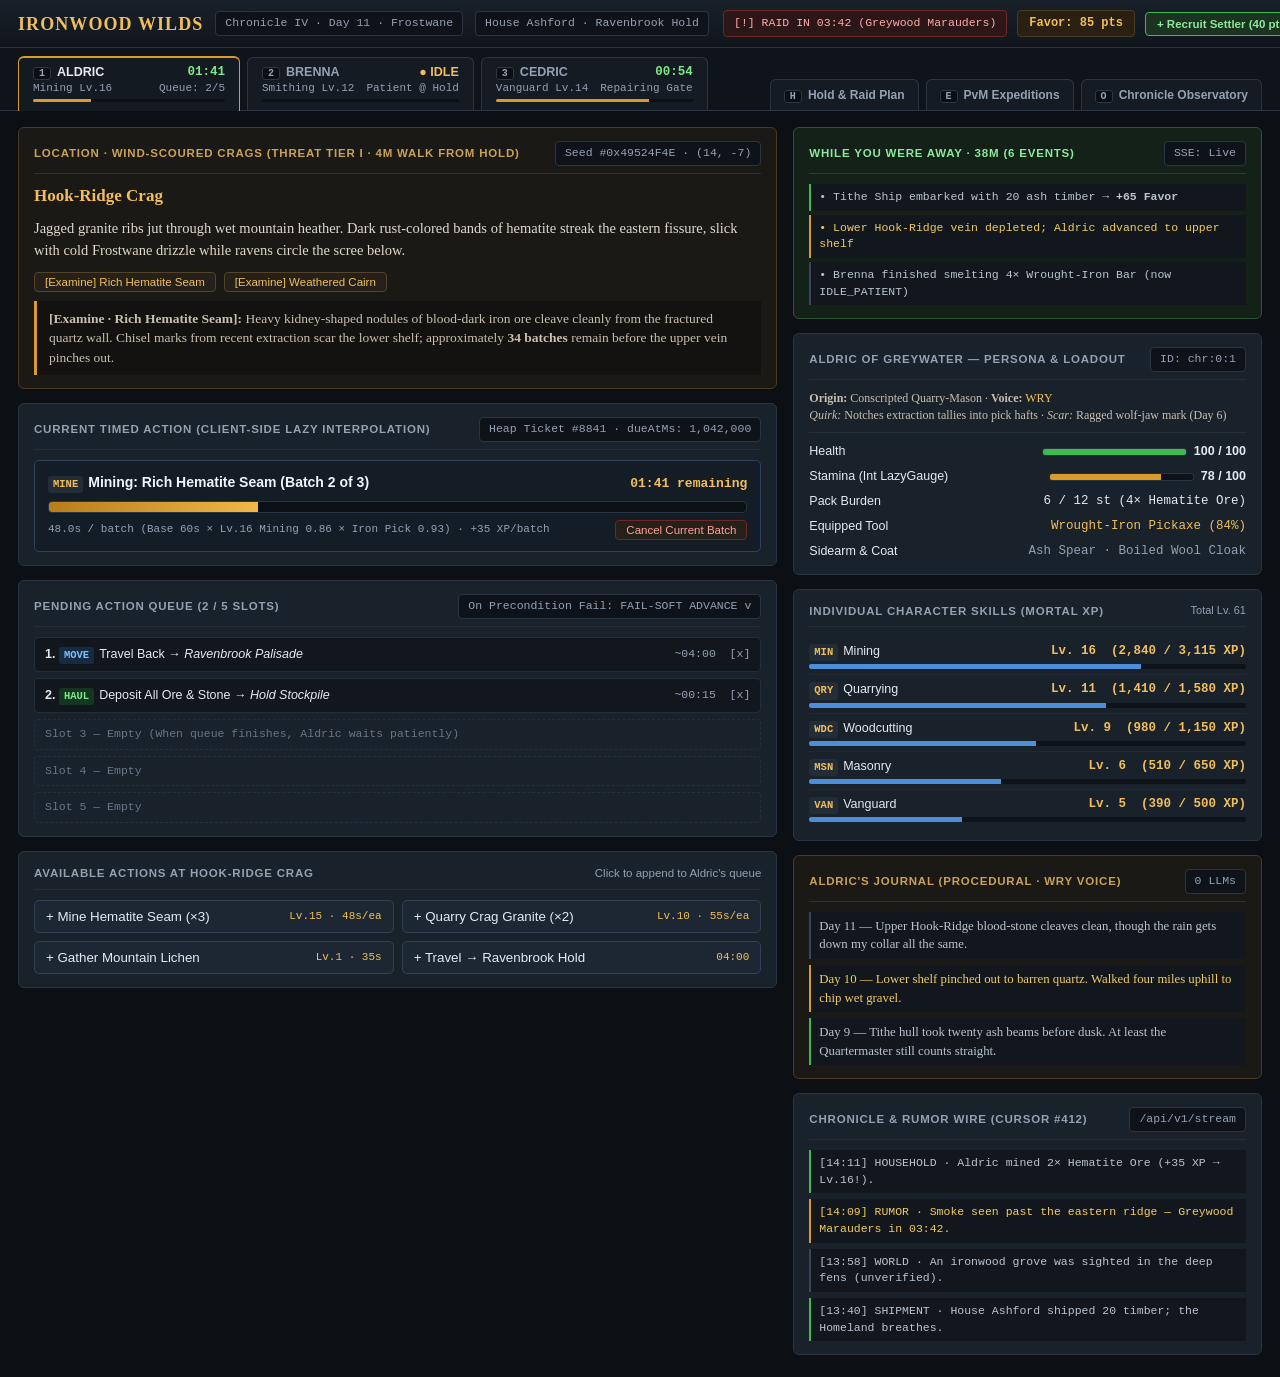
<file: planning/ironwood_wilds_planning/prototype/index.html>
<!DOCTYPE html>
<html lang="en">
<head>
  <meta charset="UTF-8" />
  <meta name="viewport" content="width=device-width, initial-scale=1.0" />
  <title>Ironwood Wilds — Household Command Deck (UI Prototype)</title>
  <style>
    :root {
      --bg-deep: #0c1014;
      --bg-panel: #141a21;
      --bg-card: #19212a;
      --bg-card-alt: #12171e;
      --bg-prose: #1b1916;
      --border: #2b3542;
      --border-warm: #4a3a22;
      --text-main: #e5e9f0;
      --text-muted: #93a1b2;
      --text-dim: #687687;
      --amber: #d89b2b;
      --amber-bright: #f2be5c;
      --amber-bg: #2a2012;
      --green: #3fb950;
      --green-bg: #13291b;
      --red: #e5534b;
      --red-bg: #2d1618;
      --blue: #58a6ff;
      --purple: #bc8cff;
      --serif: "Liberation Serif", Georgia, "Times New Roman", serif;
      --sans: "Liberation Sans", -apple-system, BlinkMacSystemFont, "Segoe UI", sans-serif;
      --mono: "Liberation Mono", "Hack", monospace;
    }

    * { box-sizing: border-box; margin: 0; padding: 0; }

    body {
      background: var(--bg-deep);
      color: var(--text-main);
      font-family: var(--sans);
      font-size: 13.5px;
      line-height: 1.45;
      min-height: 100vh;
    }

    .ico {
      display: inline-block;
      font-family: var(--mono);
      font-size: 10.5px;
      font-weight: 700;
      padding: 1px 5px;
      border-radius: 3px;
      background: #232d38;
      color: var(--amber-bright);
      margin-right: 5px;
      vertical-align: baseline;
    }
    .ico-red { background: #3b191b; color: #ff948f; }
    .ico-green { background: #173622; color: #7ee787; }
    .ico-blue { background: #162b42; color: #79c0ff; }

    /* ── TOP CHRONICLE HEADER ─────────────────────────────────────────── */
    .topbar {
      background: linear-gradient(180deg, #182029 0%, #11161d 100%);
      border-bottom: 1px solid var(--border);
      padding: 10px 18px;
      display: flex;
      align-items: center;
      justify-content: space-between;
      gap: 14px;
    }
    .brand {
      display: flex;
      align-items: center;
      gap: 12px;
    }
    .brand-title {
      font-family: var(--serif);
      font-size: 18px;
      font-weight: 700;
      letter-spacing: 0.06em;
      color: var(--amber-bright);
      text-transform: uppercase;
      white-space: nowrap;
    }
    .chronicle-pill {
      font-family: var(--mono);
      font-size: 11.5px;
      color: var(--text-muted);
      background: #0e1319;
      border: 1px solid var(--border);
      padding: 3px 9px;
      border-radius: 4px;
      white-space: nowrap;
    }
    .topbar-right {
      display: flex;
      align-items: center;
      gap: 10px;
      font-size: 12px;
    }
    .raid-alert {
      background: var(--red-bg);
      border: 1px solid #6e2724;
      color: #ffaba6;
      padding: 4px 10px;
      border-radius: 4px;
      font-family: var(--mono);
      font-size: 11.5px;
      white-space: nowrap;
    }
    .favor-box {
      background: var(--amber-bg);
      border: 1px solid var(--border-warm);
      color: var(--amber-bright);
      padding: 4px 11px;
      border-radius: 4px;
      font-family: var(--mono);
      font-weight: 700;
      white-space: nowrap;
    }
    .btn-recruit {
      background: #1b3320;
      border: 1px solid var(--green);
      color: #8ce99a;
      padding: 5px 11px;
      border-radius: 4px;
      font-size: 11.5px;
      font-weight: 700;
      cursor: pointer;
      white-space: nowrap;
    }
    .btn-recruit:hover { background: #25452b; }

    /* ── MULTI-TAB CHARACTER & MACRO STRIP ────────────────────────────── */
    .tab-deck {
      background: #0f141b;
      border-bottom: 1px solid var(--border);
      padding: 8px 18px 0 18px;
      display: flex;
      align-items: flex-end;
      justify-content: space-between;
      gap: 12px;
      flex-wrap: wrap;
    }
    .char-tabs, .macro-tabs {
      display: flex;
      gap: 7px;
      align-items: flex-end;
    }
    .tab-btn {
      background: #141b23;
      border: 1px solid var(--border);
      border-bottom: none;
      color: var(--text-muted);
      padding: 7px 14px 8px 14px;
      border-radius: 6px 6px 0 0;
      cursor: pointer;
      text-align: left;
      min-width: 222px;
      position: relative;
      transition: background 0.12s;
    }
    .tab-btn:hover { background: #1b2430; color: var(--text-main); }
    .tab-btn.active {
      background: var(--bg-panel);
      color: var(--text-main);
      border-color: var(--amber);
      border-top: 2px solid var(--amber);
      margin-bottom: -1px;
      padding-bottom: 9px;
      z-index: 2;
    }
    .tab-top {
      display: flex;
      justify-content: space-between;
      align-items: center;
      font-weight: 700;
      font-size: 12.5px;
      margin-bottom: 3px;
    }
    .kbd {
      font-family: var(--mono);
      font-size: 10px;
      background: #0b0f14;
      border: 1px solid #2d3846;
      color: var(--text-muted);
      padding: 0 5px;
      border-radius: 3px;
      margin-right: 6px;
    }
    .tab-sub {
      font-family: var(--mono);
      font-size: 11px;
      color: var(--text-muted);
      display: flex;
      justify-content: space-between;
      gap: 12px;
    }
    .badge-idle { color: var(--amber-bright); font-weight: 700; }
    .badge-work { color: #7ee787; font-family: var(--mono); }
    .tab-minibar {
      height: 3px;
      background: #0c1015;
      border-radius: 2px;
      margin-top: 5px;
      overflow: hidden;
    }
    .tab-minibar > span {
      display: block;
      height: 100%;
      background: var(--amber);
    }

    .macro-btn {
      min-width: auto;
      padding: 8px 13px;
      font-size: 12px;
      font-weight: 600;
    }
    .macro-btn.active {
      border-color: var(--blue);
      border-top: 2px solid var(--blue);
    }

    /* ── MAIN WORKSPACE LAYOUT ────────────────────────────────────────── */
    .workspace {
      padding: 16px 18px 22px 18px;
      max-width: 1420px;
      margin: 0 auto;
    }
    .view-pane { display: none; }
    .view-pane.active { display: block; }

    .grid-char {
      display: grid;
      grid-template-columns: 1.62fr 1fr;
      gap: 16px;
    }
    .grid-two {
      display: grid;
      grid-template-columns: 1.22fr 1fr;
      gap: 16px;
    }

    .card {
      background: var(--bg-card);
      border: 1px solid var(--border);
      border-radius: 6px;
      padding: 13px 15px;
      margin-bottom: 14px;
    }
    .card-header {
      display: flex;
      justify-content: space-between;
      align-items: center;
      border-bottom: 1px solid #232d38;
      padding-bottom: 7px;
      margin-bottom: 10px;
    }
    .card-title {
      font-size: 11.5px;
      font-weight: 700;
      letter-spacing: 0.07em;
      text-transform: uppercase;
      color: var(--text-muted);
    }

    /* ── PROSE & EXAMINE BOX ──────────────────────────────────────────── */
    .prose-card {
      background: var(--bg-prose);
      border: 1px solid var(--border-warm);
    }
    .loc-heading {
      font-family: var(--serif);
      font-size: 17px;
      color: var(--amber-bright);
      font-weight: 700;
    }
    .prose-look {
      font-family: var(--serif);
      font-size: 14.5px;
      color: #dfd8cc;
      line-height: 1.55;
      margin: 8px 0 10px 0;
    }
    .examine-drawer {
      background: #131210;
      border-left: 3px solid var(--amber);
      padding: 8px 12px;
      margin-top: 9px;
      font-family: var(--serif);
      font-size: 13.5px;
      color: #c8bfb0;
    }
    .chip-row { display: flex; gap: 8px; flex-wrap: wrap; }
    .chip-btn {
      background: #252019;
      border: 1px solid #544327;
      color: var(--amber-bright);
      padding: 3px 10px;
      border-radius: 4px;
      font-size: 11.5px;
      cursor: pointer;
    }
    .chip-btn:hover { background: #332b20; }

    /* ── LAZY PROGRESS BAR & QUEUE ────────────────────────────────────── */
    .active-action-box {
      background: #141d26;
      border: 1px solid #2b435c;
      border-radius: 5px;
      padding: 11px 13px;
    }
    .action-headline {
      display: flex;
      justify-content: space-between;
      align-items: baseline;
      margin-bottom: 7px;
    }
    .action-name { font-weight: 700; font-size: 14px; color: #f0f6fc; }
    .action-timer {
      font-family: var(--mono);
      font-size: 13px;
      color: var(--amber-bright);
      font-weight: 700;
    }
    .progress-track {
      height: 12px;
      background: #0b1015;
      border: 1px solid #293542;
      border-radius: 4px;
      overflow: hidden;
      margin-bottom: 7px;
    }
    .progress-fill {
      height: 100%;
      background: linear-gradient(90deg, #b87d19 0%, #f0b749 100%);
      transition: width 0.2s linear;
    }
    .action-meta {
      display: flex;
      justify-content: space-between;
      align-items: center;
      font-family: var(--mono);
      font-size: 11px;
      color: var(--text-muted);
    }

    .queue-list { list-style: none; display: flex; flex-direction: column; gap: 6px; }
    .queue-item {
      background: var(--bg-card-alt);
      border: 1px solid #242e3a;
      border-radius: 4px;
      padding: 7px 10px;
      display: flex;
      justify-content: space-between;
      align-items: center;
      font-size: 12.5px;
    }
    .queue-slot-empty {
      border: 1px dashed #252f3b;
      color: var(--text-dim);
      padding: 6px 10px;
      border-radius: 4px;
      font-size: 11.5px;
      font-family: var(--mono);
    }
    .queue-dur { font-family: var(--mono); font-size: 11.5px; color: var(--text-muted); }

    .action-grid {
      display: grid;
      grid-template-columns: repeat(2, 1fr);
      gap: 8px;
    }
    .act-btn {
      background: #1d2733;
      border: 1px solid #324254;
      color: var(--text-main);
      padding: 8px 11px;
      border-radius: 5px;
      cursor: pointer;
      text-align: left;
      display: flex;
      justify-content: space-between;
      align-items: center;
    }
    .act-btn:hover { border-color: var(--amber); background: #232f3d; }
    .act-btn small { font-family: var(--mono); color: var(--amber-bright); font-size: 11px; }

    /* ── VITALS, SKILLS & EVENT LOG ───────────────────────────────────── */
    .stat-row {
      display: flex;
      align-items: center;
      justify-content: space-between;
      margin-bottom: 7px;
      font-size: 12.5px;
    }
    .mini-gauge {
      width: 145px;
      height: 8px;
      background: #0d1218;
      border: 1px solid #28323e;
      border-radius: 3px;
      overflow: hidden;
      display: inline-block;
      vertical-align: middle;
      margin-right: 7px;
    }
    .mini-gauge > i { display: block; height: 100%; }

    .skill-row {
      padding: 5px 0;
      border-bottom: 1px solid #1f2833;
    }
    .skill-row:last-child { border-bottom: none; }
    .skill-top {
      display: flex;
      justify-content: space-between;
      font-size: 12.5px;
      margin-bottom: 3px;
    }
    .skill-lv { font-family: var(--mono); color: var(--amber-bright); font-weight: 700; }
    .xp-bar { height: 5px; background: #0e1319; border-radius: 2px; overflow: hidden; }
    .xp-bar > span { display: block; height: 100%; background: #4c8eda; }

    .log-feed {
      font-family: var(--mono);
      font-size: 11.5px;
      display: flex;
      flex-direction: column;
      gap: 6px;
    }
    .log-entry {
      padding: 5px 8px;
      background: #12171e;
      border-left: 2px solid #384657;
      color: #b8c4d0;
    }
    .log-entry.gain { border-left-color: var(--green); }
    .log-entry.warn { border-left-color: var(--amber); color: #f2cc60; }
    .log-entry.combat { border-left-color: var(--red); color: #ffa198; }

    /* ── HOLD RINGS & DOCTRINE TABLES ─────────────────────────────────── */
    .ring-badge {
      font-family: var(--mono);
      font-size: 10.5px;
      padding: 2px 7px;
      border-radius: 3px;
      background: #232d38;
      color: var(--amber-bright);
    }
    .bldg-item {
      background: #131920;
      border: 1px solid #26313e;
      border-radius: 4px;
      padding: 8px 10px;
      margin-bottom: 8px;
    }
    .bldg-top { display: flex; justify-content: space-between; font-weight: 700; font-size: 12.5px; }
    .bldg-sub { font-size: 11.5px; color: var(--text-muted); margin-top: 3px; }

    .doctrine-table {
      width: 100%;
      border-collapse: collapse;
      font-size: 12.5px;
    }
    .doctrine-table th, .doctrine-table td {
      padding: 7px 9px;
      border-bottom: 1px solid #232d38;
      text-align: left;
    }
    .doctrine-table th { color: var(--text-muted); font-size: 11px; text-transform: uppercase; }
    select.doc-select {
      background: #0f141a;
      color: var(--text-main);
      border: 1px solid #354354;
      padding: 4px 8px;
      border-radius: 4px;
      font-size: 12px;
      width: 100%;
    }
    .rule-callout {
      background: var(--green-bg);
      border: 1px solid #255432;
      color: #a2f2b4;
      padding: 8px 11px;
      border-radius: 5px;
      font-size: 12px;
      margin-bottom: 10px;
    }
    .danger-callout {
      background: var(--red-bg);
      border: 1px solid #6b2525;
      color: #ffb3ae;
      padding: 8px 11px;
      border-radius: 5px;
      font-size: 12px;
      margin-bottom: 10px;
    }
    .pill-tag {
      font-family: var(--mono);
      font-size: 10.5px;
      padding: 2px 6px;
      border-radius: 3px;
    }
    .tag-human { background: #2c2212; color: var(--amber-bright); border: 1px solid #61491e; }
    .tag-bot { background: #13253b; color: #79c0ff; border: 1px solid #254b78; }
    .tag-ga { background: #271836; color: #d2a8ff; border: 1px solid #543375; }
  </style>
</head>
<body>

  <!-- ── TOP CHRONICLE & HOUSEHOLD BAR ────────────────────────────────── -->
  <header class="topbar">
    <div class="brand">
      <span class="brand-title">Ironwood Wilds</span>
      <span class="chronicle-pill">Chronicle IV · Day 11 · Frostwane</span>
      <span class="chronicle-pill">House Ashford · Ravenbrook Hold</span>
    </div>
    <div class="topbar-right">
      <span class="raid-alert">[!] RAID IN <span id="raid-clock">03:42</span> (Greywood Marauders)</span>
      <span class="favor-box">Favor: <span id="favor-val">85 pts</span></span>
      <button class="btn-recruit" onclick="alert('Recruits Settler #4 (Doran) at Landing Pier (-40 Favor)!')">+ Recruit Settler (40 pts)</button>
    </div>
  </header>

  <!-- ── CHARACTER TABS (PATIENT SIMS) + MACRO TABS ───────────────────── -->
  <nav class="tab-deck">
    <div class="char-tabs">
      <button class="tab-btn active" id="tab-char-aldric" onclick="switchView('char-aldric')">
        <div class="tab-top">
          <span><span class="kbd">1</span>ALDRIC</span>
          <span class="badge-work" id="aldric-tab-timer">01:42</span>
        </div>
        <div class="tab-sub">
          <span>Mining Lv.16</span>
          <span>Queue: 2/5</span>
        </div>
        <div class="tab-minibar"><span id="aldric-mini-fill" style="width: 64%;"></span></div>
      </button>

      <button class="tab-btn" id="tab-char-brenna" onclick="switchView('char-brenna')">
        <div class="tab-top">
          <span><span class="kbd">2</span>BRENNA</span>
          <span class="badge-idle">● IDLE</span>
        </div>
        <div class="tab-sub">
          <span>Smithing Lv.12</span>
          <span>Patient @ Hold</span>
        </div>
        <div class="tab-minibar"><span style="width: 0%;"></span></div>
      </button>

      <button class="tab-btn" id="tab-char-cedric" onclick="switchView('char-cedric')">
        <div class="tab-top">
          <span><span class="kbd">3</span>CEDRIC</span>
          <span class="badge-work">00:54</span>
        </div>
        <div class="tab-sub">
          <span>Vanguard Lv.14</span>
          <span>Repairing Gate</span>
        </div>
        <div class="tab-minibar"><span style="width: 78%;"></span></div>
      </button>
    </div>

    <div class="macro-tabs">
      <button class="tab-btn macro-btn" id="tab-hold" onclick="switchView('hold')">
        <span class="kbd">H</span>Hold &amp; Raid Plan
      </button>
      <button class="tab-btn macro-btn" id="tab-expeditions" onclick="switchView('expeditions')">
        <span class="kbd">E</span>PvM Expeditions
      </button>
      <button class="tab-btn macro-btn" id="tab-observatory" onclick="switchView('observatory')">
        <span class="kbd">O</span>Chronicle Observatory
      </button>
    </div>
  </nav>

  <main class="workspace">

    <!-- ================================================================
         VIEW 1: CHARACTER TAB — ALDRIC (HOOK-RIDGE CRAG)
         ================================================================ -->
    <section class="view-pane active" id="view-char-aldric">
      <div class="grid-char">
        <div>
          <!-- Procedural Location Prose (look + examine) -->
          <div class="card prose-card">
            <div class="card-header" style="border-color:#3a2f1d;">
              <span class="card-title" style="color:#c9a259;">Location · Wind-Scoured Crags (Threat Tier I · 4m Walk from Hold)</span>
              <span class="chronicle-pill">Seed #0x49524F4E · (14, -7)</span>
            </div>
            <div class="loc-heading">Hook-Ridge Crag</div>
            <p class="prose-look">
              Jagged granite ribs jut through wet mountain heather. Dark rust-colored bands of hematite streak the eastern fissure, slick with cold Frostwane drizzle while ravens circle the scree below.
            </p>
            <div class="chip-row">
              <button class="chip-btn" onclick="toggleExamine('ex-seam')">[Examine] Rich Hematite Seam</button>
              <button class="chip-btn" onclick="toggleExamine('ex-crag')">[Examine] Weathered Cairn</button>
            </div>
            <div class="examine-drawer" id="ex-seam">
              <strong>[Examine · Rich Hematite Seam]:</strong> Heavy kidney-shaped nodules of blood-dark iron ore cleave cleanly from the fractured quartz wall. Chisel marks from recent extraction scar the lower shelf; approximately <strong>34 batches</strong> remain before the upper vein pinches out.
            </div>
          </div>

          <!-- Active Lazily-Evaluated Timed Action -->
          <div class="card">
            <div class="card-header">
              <span class="card-title">Current Timed Action (Client-Side Lazy Interpolation)</span>
              <span class="chronicle-pill">Heap Ticket #8841 · dueAtMs: 1,042,000</span>
            </div>
            <div class="active-action-box">
              <div class="action-headline">
                <span class="action-name"><span class="ico">MINE</span>Mining: Rich Hematite Seam (Batch 2 of 3)</span>
                <span class="action-timer" id="aldric-main-timer">01:42 remaining</span>
              </div>
              <div class="progress-track">
                <div class="progress-fill" id="aldric-main-bar" style="width: 64%;"></div>
              </div>
              <div class="action-meta">
                <span>48.0s / batch (Base 60s × Lv.16 Mining 0.86 × Iron Pick 0.93) · +35 XP/batch</span>
                <button class="chip-btn" style="border-color:#6e2724;color:#ffa198;">Cancel Current Batch</button>
              </div>
            </div>
          </div>

          <!-- Bounded 5-Slot Pending Queue -->
          <div class="card">
            <div class="card-header">
              <span class="card-title">Pending Action Queue (<span id="q-count">2</span> / 5 Slots)</span>
              <span class="chronicle-pill">On Precondition Fail: FAIL-SOFT ADVANCE v</span>
            </div>
            <ul class="queue-list" id="aldric-queue-list">
              <li class="queue-item">
                <span><strong>1.</strong> <span class="ico ico-blue">MOVE</span>Travel Back &rarr; <em>Ravenbrook Palisade</em></span>
                <span class="queue-dur">~04:00 &nbsp;[x]</span>
              </li>
              <li class="queue-item">
                <span><strong>2.</strong> <span class="ico ico-green">HAUL</span>Deposit All Ore &amp; Stone &rarr; <em>Hold Stockpile</em></span>
                <span class="queue-dur">~00:15 &nbsp;[x]</span>
              </li>
              <li class="queue-slot-empty">Slot 3 — Empty (When queue finishes, Aldric waits patiently)</li>
              <li class="queue-slot-empty">Slot 4 — Empty</li>
              <li class="queue-slot-empty">Slot 5 — Empty</li>
            </ul>
          </div>

          <!-- Site Actions -->
          <div class="card" style="margin-bottom:0;">
            <div class="card-header">
              <span class="card-title">Available Actions at Hook-Ridge Crag</span>
              <span style="font-size:11.5px;color:var(--text-muted);">Click to append to Aldric's queue</span>
            </div>
            <div class="action-grid">
              <button class="act-btn" onclick="enqueueDemo('Mine Hematite Seam (x3)', '~02:24')">
                <span>+ Mine Hematite Seam (×3)</span><small>Lv.15 · 48s/ea</small>
              </button>
              <button class="act-btn" onclick="enqueueDemo('Quarry Crag Granite (x2)', '~01:50')">
                <span>+ Quarry Crag Granite (×2)</span><small>Lv.10 · 55s/ea</small>
              </button>
              <button class="act-btn" onclick="enqueueDemo('Gather Mountain Lichen', '~00:35')">
                <span>+ Gather Mountain Lichen</span><small>Lv.1 · 35s</small>
              </button>
              <button class="act-btn" onclick="enqueueDemo('Travel -> Ravenbrook Hold', '~04:00')">
                <span>+ Travel &rarr; Ravenbrook Hold</span><small>04:00</small>
              </button>
            </div>
          </div>
        </div>

        <!-- RIGHT SIDEBAR: AWAY DIGEST, PERSONA/VITALS, SKILLS, JOURNAL & CHRONICLE -->
        <div>
          <div class="card" style="background:#142118;border-color:#2b5438;">
            <div class="card-header" style="border-color:#22422d;">
              <span class="card-title" style="color:#8ce99a;">While You Were Away · 38m (6 Events)</span>
              <span class="chronicle-pill">SSE: Live</span>
            </div>
            <div class="log-feed" style="gap:4px;">
              <div class="log-entry gain">• Tithe Ship embarked with 20 ash timber &rarr; <strong>+65 Favor</strong></div>
              <div class="log-entry warn">• Lower Hook-Ridge vein depleted; Aldric advanced to upper shelf</div>
              <div class="log-entry">• Brenna finished smelting 4× Wrought-Iron Bar (now IDLE_PATIENT)</div>
            </div>
          </div>

          <div class="card">
            <div class="card-header">
              <span class="card-title">Aldric of Greywater — Persona &amp; Loadout</span>
              <span class="chronicle-pill">ID: chr:0:1</span>
            </div>
            <div style="font-size:12px;color:#c8bfb0;font-family:var(--serif);margin-bottom:9px;padding-bottom:7px;border-bottom:1px solid #232d38;">
              <strong>Origin:</strong> Conscripted Quarry-Mason &middot; <strong>Voice:</strong> <span style="color:var(--amber-bright);">WRY</span><br/>
              <em>Quirk:</em> Notches extraction tallies into pick hafts &middot; <em>Scar:</em> Ragged wolf-jaw mark (Day 6)
            </div>
            <div class="stat-row">
              <span>Health</span>
              <span><span class="mini-gauge"><i style="width:100%;background:var(--green);"></i></span><strong>100 / 100</strong></span>
            </div>
            <div class="stat-row">
              <span>Stamina (Int LazyGauge)</span>
              <span><span class="mini-gauge"><i style="width:78%;background:var(--amber);"></i></span><strong>78 / 100</strong></span>
            </div>
            <div class="stat-row">
              <span>Pack Burden</span>
              <span style="font-family:var(--mono);">6 / 12 st (4× Hematite Ore)</span>
            </div>
            <div class="stat-row">
              <span>Equipped Tool</span>
              <span style="font-family:var(--mono);color:var(--amber-bright);">Wrought-Iron Pickaxe (84%)</span>
            </div>
            <div class="stat-row" style="margin-bottom:0;">
              <span>Sidearm &amp; Coat</span>
              <span style="font-family:var(--mono);color:var(--text-muted);">Ash Spear · Boiled Wool Cloak</span>
            </div>
          </div>

          <div class="card">
            <div class="card-header">
              <span class="card-title">Individual Character Skills (Mortal XP)</span>
              <span style="font-size:11px;color:var(--text-muted);">Total Lv. 61</span>
            </div>
            <div class="skill-row">
              <div class="skill-top"><span><span class="ico">MIN</span>Mining</span><span class="skill-lv">Lv. 16 &nbsp;(2,840 / 3,115 XP)</span></div>
              <div class="xp-bar"><span style="width:76%;"></span></div>
            </div>
            <div class="skill-row">
              <div class="skill-top"><span><span class="ico">QRY</span>Quarrying</span><span class="skill-lv">Lv. 11 &nbsp;(1,410 / 1,580 XP)</span></div>
              <div class="xp-bar"><span style="width:68%;"></span></div>
            </div>
            <div class="skill-row">
              <div class="skill-top"><span><span class="ico">WDC</span>Woodcutting</span><span class="skill-lv">Lv. 9 &nbsp;(980 / 1,150 XP)</span></div>
              <div class="xp-bar"><span style="width:52%;"></span></div>
            </div>
            <div class="skill-row">
              <div class="skill-top"><span><span class="ico">MSN</span>Masonry</span><span class="skill-lv">Lv. 6 &nbsp;(510 / 650 XP)</span></div>
              <div class="xp-bar"><span style="width:44%;"></span></div>
            </div>
            <div class="skill-row">
              <div class="skill-top"><span><span class="ico">VAN</span>Vanguard</span><span class="skill-lv">Lv. 5 &nbsp;(390 / 500 XP)</span></div>
              <div class="xp-bar"><span style="width:35%;"></span></div>
            </div>
          </div>

          <div class="card prose-card">
            <div class="card-header" style="border-color:#3a2f1d;">
              <span class="card-title" style="color:#c9a259;">Aldric's Journal (Procedural · WRY Voice)</span>
              <span class="chronicle-pill">0 LLMs</span>
            </div>
            <div class="log-feed" style="font-family:var(--serif);font-size:12.8px;">
              <div class="log-entry">Day 11 — Upper Hook-Ridge blood-stone cleaves clean, though the rain gets down my collar all the same.</div>
              <div class="log-entry warn">Day 10 — Lower shelf pinched out to barren quartz. Walked four miles uphill to chip wet gravel.</div>
              <div class="log-entry gain">Day 9 — Tithe hull took twenty ash beams before dusk. At least the Quartermaster still counts straight.</div>
            </div>
          </div>

          <div class="card" style="margin-bottom:0;">
            <div class="card-header">
              <span class="card-title">Chronicle &amp; Rumor Wire (Cursor #412)</span>
              <span class="chronicle-pill">/api/v1/stream</span>
            </div>
            <div class="log-feed">
              <div class="log-entry gain">[14:11] HOUSEHOLD · Aldric mined 2× Hematite Ore (+35 XP &rarr; Lv.16!).</div>
              <div class="log-entry warn">[14:09] RUMOR · Smoke seen past the eastern ridge — Greywood Marauders in 03:42.</div>
              <div class="log-entry">[13:58] WORLD · An ironwood grove was sighted in the deep fens (unverified).</div>
              <div class="log-entry gain">[13:40] SHIPMENT · House Ashford shipped 20 timber; the Homeland breathes.</div>
            </div>
          </div>
        </div>
      </div>
    </section>

    <!-- ================================================================
         VIEW 1B & 1C: BRENNA / CEDRIC QUICK TABS
         ================================================================ -->
    <section class="view-pane" id="view-char-brenna">
      <div class="card prose-card">
        <div class="loc-heading">Brenna — Standing Patiently at Ravenbrook Bloomery</div>
        <p class="prose-look">
          A squat dark river-slate bloomery breathes thin blue charcoal smoke into the cold drizzle. Brenna stands beside the oiled ash-wood bellows with soot-streaked leather gloves, awaiting your next smithing or supply order.
        </p>
        <div class="rule-callout" style="margin-bottom:0;">
          <strong>Patient Sims Principle:</strong> Brenna finished smelting her queued batch 3 minutes ago. Characters never wander off or burn materials autonomously—queue Smelt Iron Bars, Forge Spearheads, or Pack Homeworld Supply Crates when ready.
        </div>
      </div>
    </section>

    <section class="view-pane" id="view-char-cedric">
      <div class="card prose-card">
        <div class="loc-heading">Cedric — Reinforcing the Timber Gatehouse (00:54 left)</div>
        <p class="prose-look">
          Squared ash-wood posts rise eight feet along the earthen ditch. Cedric braces iron-shod crossbeams behind the main gate in preparation for the approaching Greywood Marauder raid.
        </p>
      </div>
    </section>

    <!-- ================================================================
         VIEW 2: HOLD CONSTRUCTION & NON-LETHAL RAID DOCTRINE
         ================================================================ -->
    <section class="view-pane" id="view-hold">
      <div class="grid-two">
        <div>
          <div class="card" style="margin-bottom:0;">
            <div class="card-header">
              <span class="card-title">Ravenbrook Palisade — Three-Ring Castle Architecture</span>
              <span class="chronicle-pill">Hold Threat: 38 / 100 (Tier I Raiders)</span>
            </div>

            <div class="bldg-item">
              <div class="bldg-top">
                <span>1. Timber Palisade &amp; Ditch <span class="ring-badge">OUTER WORKS</span></span>
                <span style="color:var(--green);font-family:var(--mono);">Integrity: 94 / 100</span>
              </div>
              <div class="bldg-sub">Grants +45 Fortification Defense &amp; 2 Ranged Volley rounds before raiders breach the Bailey.</div>
            </div>

            <div class="bldg-item">
              <div class="bldg-top">
                <span>2. Ridge Watchtower <span class="ring-badge">OUTER WORKS</span></span>
                <span style="color:var(--green);font-family:var(--mono);">Condition: 100 / 100</span>
              </div>
              <div class="bldg-sub">Provides 15-minute early Raid Scout Warnings + 1 Archer Overwatch slot.</div>
            </div>

            <div class="bldg-item">
              <div class="bldg-top">
                <span>3. River-Slate Bloomery &amp; Pit-Kiln <span class="ring-badge">BAILEY WORKSHOPS</span></span>
                <span style="color:var(--amber-bright);font-family:var(--mono);">Condition: 76 / 100</span>
              </div>
              <div class="bldg-sub">Unlocks Wrought-Iron smelting &amp; tool smithing. Exposed to raid damage if Outer Works fall!</div>
            </div>

            <div class="bldg-item" style="border-color:#3b6e4c;background:#121f18;">
              <div class="bldg-top">
                <span>4. Hearth-Hall &amp; Stone-Lined Vault <span class="ring-badge" style="background:#1c3d27;color:#8ce99a;">KEEP SANCTUARY</span></span>
                <span style="color:#8ce99a;font-family:var(--mono);">Protected Cap: 80 Items</span>
              </div>
              <div class="bldg-sub">
                <strong>Stockpile Safety:</strong> 74 / 80 Vaulted (100% Immune to Raids: 18 Iron Bars, 32 Rations, 24 Charcoal) ·
                <strong style="color:var(--amber-bright);">14 Timber Exposed in Bailey Yard</strong>.
              </div>
            </div>

            <div class="action-grid" style="margin-top:10px;">
              <button class="act-btn"><span>+ Build Dressed-Stone Wall</span><small>Tech III Locked</small></button>
              <button class="act-btn"><span>+ Dispatch Homeworld Supply Crate</span><small>+25 Favor</small></button>
            </div>
          </div>
        </div>

        <div>
          <div class="card" style="margin-bottom:0;">
            <div class="card-header">
              <span class="card-title">Standing Hold Raid Defense Doctrine</span>
              <span class="chronicle-pill">Saved Blueprint: "Protect Artisans"</span>
            </div>

            <div class="rule-callout">
              <strong>[SAFEGUARD] Non-Lethal Raid Guarantee:</strong> Hold Raids test your architecture &amp; pre-planned doctrine—<strong>defenders NEVER permanently die in Hold Raids</strong>. Overwhelmed militia fall back into the Keep bruised while raiders pillage only unvaulted Bailey surplus.
            </div>

            <table class="doctrine-table">
              <thead>
                <tr>
                  <th>Character</th>
                  <th>Key Skill</th>
                  <th>Assigned Raid Station</th>
                </tr>
              </thead>
              <tbody>
                <tr>
                  <td><strong>Aldric</strong></td>
                  <td style="font-family:var(--mono);">Mining Lv.16</td>
                  <td>
                    <select class="doc-select">
                      <option selected>Retreat to Keep Sanctuary (Zero Bruise Risk)</option>
                      <option>Muster to Palisade Spear-Wall</option>
                    </select>
                  </td>
                </tr>
                <tr>
                  <td><strong>Brenna</strong></td>
                  <td style="font-family:var(--mono);">Smithing Lv.12</td>
                  <td>
                    <select class="doc-select">
                      <option selected>Retreat to Keep Sanctuary (Protect Master Smith)</option>
                      <option>Watchtower Crossbow Overwatch</option>
                    </select>
                  </td>
                </tr>
                <tr>
                  <td><strong>Cedric</strong></td>
                  <td style="font-family:var(--mono);">Vanguard Lv.14</td>
                  <td>
                    <select class="doc-select">
                      <option selected>Command Gatehouse Shield-Wall (Iron Spear + Targe)</option>
                      <option>Retreat to Keep Sanctuary</option>
                    </select>
                  </td>
                </tr>
              </tbody>
            </table>

            <div style="margin-top:12px;">
              <div class="stat-row">
                <span>Gatehouse Fallback Threshold</span>
                <span style="font-family:var(--mono);color:var(--amber-bright);">Fall back to Vault if Wall &lt; 25% OR Defender HP &lt; 30%</span>
              </div>
              <div class="stat-row" style="margin-bottom:0;">
                <span>Expend Pitch &amp; Arrow Reserves?</span>
                <span style="font-family:var(--mono);color:var(--green);">ENABLED (Only vs. Tier II+ Warbands)</span>
              </div>
            </div>
          </div>
        </div>
      </div>
    </section>

    <!-- ================================================================
         VIEW 3: PVM EXPEDITIONS & DETERMINISTIC BATTLE CHRONICLE
         ================================================================ -->
    <section class="view-pane" id="view-expeditions">
      <div class="grid-two">
        <div class="card" style="margin-bottom:0;">
          <div class="card-header">
            <span class="card-title">Muster PvM Expedition Party (Co-op / Household Vanguard)</span>
            <span class="chronicle-pill">Zero PvP · Pure Frontier PvM</span>
          </div>
          <div class="danger-callout">
            <strong>[PERMADEATH RISK] Lethal Frontier Warning:</strong> Unlike Hold Raids, expeditions into Monster Lairs &amp; First-Age Ruins carry <strong>true character permadeath</strong>. Tune your Retreat Gambit carefully—and ship Homeworld Supplies to keep Favor in reserve for fresh recruits!
          </div>

          <table class="doctrine-table">
            <thead>
              <tr><th>Slot</th><th>Member</th><th>Row</th><th>Combat Gambit</th></tr>
            </thead>
            <tbody>
              <tr>
                <td>1</td>
                <td><strong>Cedric</strong> (Vanguard 14)</td>
                <td><span class="ring-badge">FRONTLINE</span></td>
                <td>Shield-Wall Pin &rarr; Hold Alpha Threat</td>
              </tr>
              <tr>
                <td>2</td>
                <td><strong>Aldric</strong> (Mining 16 / Van 5)</td>
                <td><span class="ring-badge">BACKLINE</span></td>
                <td>Ash Spear Flank + Breach Collapsed Shafts</td>
              </tr>
            </tbody>
          </table>

          <div style="margin-top:12px;background:#12171e;padding:10px;border-radius:5px;border:1px solid #26313e;">
            <div class="stat-row">
              <span>Target Lair</span>
              <strong style="color:var(--amber-bright);">Crag-Wolf Den (Threat Tier II · 8m March)</strong>
            </div>
            <div class="stat-row">
              <span>Party Retreat Gambit</span>
              <span style="font-family:var(--mono);color:#ffa198;">Order Immediate Retreat if ANY Member HP &lt; 35%</span>
            </div>
            <div class="stat-row" style="margin-bottom:0;">
              <span>Poultice Policy</span>
              <span style="font-family:var(--mono);">Use Moss Poultice when HP &lt; 55% (2 Packed)</span>
            </div>
          </div>
        </div>

        <div class="card prose-card" style="margin-bottom:0;">
          <div class="card-header" style="border-color:#3a2f1d;">
            <span class="card-title" style="color:#c9a259;">Battle Chronicle #19 — The Red-Pine Wolf Den</span>
            <span class="chronicle-pill">Outcome: VICTORY (0 Deaths)</span>
          </div>
          <div class="log-feed" style="font-family:var(--serif);font-size:13.5px;">
            <div class="log-entry">[Approach] Rain masked the party's scent along the shale gulch; Cedric spotted two gaunt sentries gnawing marrow bones (+1 Surprise Volley).</div>
            <div class="log-entry gain">[Round 1–2] Cedric locked his iron-boss targe against the Grey-Mane Alpha's lunge (18 dmg absorbed -> HP 76/100); Aldric drove his ash spear into the flanking yearling, routing the outer pack.</div>
            <div class="log-entry combat">[Round 3] The Alpha's jaws tore Cedric's forearm (HP 41/100 — held just above the 35% Retreat Gambit!). Cedric's riposte felled the beast beneath the root-arch.</div>
            <div class="log-entry gain">[Salvage] Aldric (Mining Lv.16) pried open a collapsed barrow niche behind the den: recovered <strong>3× First-Age Meteoric Scrap</strong> &amp; <strong>4× Prime Wolf Pelts</strong>!</div>
          </div>
        </div>
      </div>
    </section>

    <!-- ================================================================
         VIEW 4: CHRONICLE OBSERVATORY / BOT & GA SHOW-OFF LAB
         ================================================================ -->
    <section class="view-pane" id="view-observatory">
      <div class="grid-two">
        <!-- Procedural Frontier SVG Map -->
        <div class="card" style="margin-bottom:0;">
          <div class="card-header">
            <span class="card-title">Live Frontier Map — Seed #0x49524F4E574F4F44 (Public /chronicle)</span>
            <span class="chronicle-pill">42 Households · 218 Settlers</span>
          </div>
          <svg viewBox="0 0 660 360" style="width:100%;height:auto;border-radius:5px;border:1px solid #2b3542;background:#0d171e;">
            <rect width="660" height="360" fill="#0b1824"/>
            <path d="M 74,0 Q 118,180 58,360 L 660,360 L 660,0 Z" fill="#17281c"/>
            <path d="M 225,0 Q 260,175 210,360 L 660,360 L 660,0 Z" fill="#212922"/>
            <path d="M 385,0 Q 418,180 370,360 L 660,360 L 660,0 Z" fill="#282226"/>
            <path d="M 515,0 Q 540,180 505,360 L 660,360 L 660,0 Z" fill="#2b171b"/>

            <text x="10" y="28" fill="#5882a6" font-family="Liberation Mono" font-size="9.5">SEA</text>
            <text x="86" y="26" fill="#6bc47d" font-family="Liberation Mono" font-size="9.5">SHELTERWOOD (T0)</text>
            <text x="242" y="26" fill="#a8b884" font-family="Liberation Mono" font-size="9.5">FENS &amp; CRAGS (T1-2)</text>
            <text x="398" y="26" fill="#d29922" font-family="Liberation Mono" font-size="9.5">BARROWS (T3)</text>
            <text x="528" y="26" fill="#ff7b72" font-family="Liberation Mono" font-size="9.5">DEEP IRONWOOD (T4)</text>

            <g stroke="#495766" stroke-width="1.4" stroke-dasharray="4,3">
              <line x1="140" y1="115" x2="275" y2="95"/>
              <line x1="140" y1="115" x2="255" y2="178"/>
              <line x1="155" y1="255" x2="255" y2="178"/>
              <line x1="155" y1="255" x2="295" y2="275"/>
              <line x1="275" y1="95" x2="435" y2="132"/>
              <line x1="295" y1="275" x2="440" y2="248"/>
              <line x1="435" y1="132" x2="575" y2="188"/>
              <line x1="440" y1="248" x2="575" y2="188"/>
            </g>

            <line x1="140" y1="115" x2="275" y2="95" stroke="#f2be5c" stroke-width="2.3"/>

            <circle cx="140" cy="115" r="7" fill="#f2be5c" stroke="#0c1014" stroke-width="2"/>
            <text x="95" y="135" fill="#f2be5c" font-family="Liberation Sans" font-weight="bold" font-size="10.5">House Ashford [HUMAN]</text>

            <circle cx="155" cy="255" r="7" fill="#bc8cff" stroke="#0c1014" stroke-width="2"/>
            <text x="102" y="276" fill="#d2a8ff" font-family="Liberation Sans" font-weight="bold" font-size="10.5">SamVM-Gen412 [GA]</text>

            <circle cx="125" cy="188" r="6" fill="#58a6ff" stroke="#0c1014" stroke-width="2"/>
            <text x="86" y="206" fill="#79c0ff" font-family="Liberation Sans" font-size="10">GreedyBot-v1 [BOT]</text>

            <rect x="269" y="89" width="12" height="12" rx="2" fill="#58a6ff"/>
            <text x="286" y="99" fill="#c9d1d9" font-family="Liberation Sans" font-size="10">Hook-Ridge Crag (Hematite)</text>

            <rect x="249" y="172" width="12" height="12" rx="2" fill="#3fb950"/>
            <text x="266" y="182" fill="#c9d1d9" font-family="Liberation Sans" font-size="10">Black-Reed Fen (Bog-Iron)</text>

            <polygon points="435,123 443,138 427,138" fill="#f85149"/>
            <text x="448" y="136" fill="#ffa198" font-family="Liberation Sans" font-size="10">Split-King Barrow (PvM T3)</text>

            <polygon points="575,178 585,195 565,195" fill="#ff7b72"/>
            <text x="518" y="214" fill="#ffa198" font-family="Liberation Sans" font-weight="bold" font-size="10.5">Ancient Ironwood Grove</text>
          </svg>
        </div>

        <!-- Hypothesis & Controller Comparison Table -->
        <div>
          <div class="card" style="margin-bottom:0;">
            <div class="card-header">
              <span class="card-title">Population &amp; Hypothesis Telemetry (Human vs. Bot vs. GA)</span>
              <span class="chronicle-pill">Chronicle IV · Day 11</span>
            </div>
            <table class="doctrine-table">
              <thead>
                <tr>
                  <th>Household</th>
                  <th>Controller</th>
                  <th>Pop (Deaths)</th>
                  <th>Hold Tier</th>
                  <th>Supply Pts</th>
                </tr>
              </thead>
              <tbody>
                <tr>
                  <td><strong>SamVM-Gen412</strong></td>
                  <td><span class="pill-tag tag-ga">GENETIC_AGENT</span></td>
                  <td style="font-family:var(--mono);">9 &nbsp;(1 PvM)</td>
                  <td>Stone Keep III</td>
                  <td style="font-family:var(--mono);color:var(--amber-bright);font-weight:700;">640 pts</td>
                </tr>
                <tr>
                  <td><strong>House Ashford</strong></td>
                  <td><span class="pill-tag tag-human">HUMAN</span></td>
                  <td style="font-family:var(--mono);">7 &nbsp;(0 PvM)</td>
                  <td>Palisade II</td>
                  <td style="font-family:var(--mono);color:var(--amber-bright);font-weight:700;">515 pts</td>
                </tr>
                <tr>
                  <td><strong>PlannerBot-v4</strong></td>
                  <td><span class="pill-tag tag-bot">SCRIPT_BOT</span></td>
                  <td style="font-family:var(--mono);">8 &nbsp;(2 PvM)</td>
                  <td>Palisade II</td>
                  <td style="font-family:var(--mono);color:var(--amber-bright);font-weight:700;">470 pts</td>
                </tr>
                <tr>
                  <td><strong>GreedyMiner-v1</strong></td>
                  <td><span class="pill-tag tag-bot">SCRIPT_BOT</span></td>
                  <td style="font-family:var(--mono);">4 &nbsp;(5 PvM!)</td>
                  <td>Unwalled Camp</td>
                  <td style="font-family:var(--mono);color:var(--text-muted);">190 pts (Raided 6×)</td>
                </tr>
              </tbody>
            </table>

            <div class="examine-drawer" style="margin-top:12px;">
              <strong>Emergence Note (What You Can Show Off on Video):</strong> Notice how <code>GreedyMiner-v1</code> skipped building walls to rush Supply Crates, spiked its Threat, and lost 60% of its ore to non-lethal Marauder raids—whereas <code>SamVM-Gen412</code> evolved a 2-caste split: 3 sheltered Master Artisans who never leave the Keep + 4 expendable Spear-Vanguards rotating Barrow delves!
            </div>
          </div>
        </div>
      </div>
    </section>

  </main>

  <script>
    const views = ['char-aldric', 'char-brenna', 'char-cedric', 'hold', 'expeditions', 'observatory'];

    function switchView(name) {
      views.forEach(v => {
        const pane = document.getElementById('view-' + v);
        const tab = document.getElementById('tab-' + v);
        if (pane) pane.classList.toggle('active', v === name);
        if (tab) tab.classList.toggle('active', v === name);
      });
    }

    function toggleExamine(id) {
      const el = document.getElementById(id);
      if (el) el.style.display = (el.style.display === 'none') ? 'block' : 'none';
    }

    function enqueueDemo(label, dur) {
      const list = document.getElementById('aldric-queue-list');
      const empties = list.querySelectorAll('.queue-slot-empty');
      if (empties.length === 0) {
        alert('409 QUEUE_FULL: Maximum 5 pending actions per character!');
        return;
      }
      const idx = 6 - empties.length;
      const li = document.createElement('li');
      li.className = 'queue-item';
      li.innerHTML = '<span><strong>' + idx + '.</strong> <span class="ico">QUE</span>' + label + '</span><span class="queue-dur">' + dur + ' &nbsp;[x]</span>';
      empties[0].replaceWith(li);
      document.getElementById('q-count').textContent = String(idx);
    }

    window.addEventListener('keydown', (e) => {
      if (e.target.tagName === 'SELECT' || e.target.tagName === 'INPUT') return;
      const k = e.key.toLowerCase();
      if (k === '1') switchView('char-aldric');
      if (k === '2') switchView('char-brenna');
      if (k === '3') switchView('char-cedric');
      if (k === 'h') switchView('hold');
      if (k === 'e') switchView('expeditions');
      if (k === 'o') switchView('observatory');
    });

    const params = new URLSearchParams(window.location.search);
    const initialView = params.get('view');
    if (initialView && views.includes(initialView)) {
      switchView(initialView);
    }

    if (!params.get('static')) {
      let remSec = 102;
      setInterval(() => {
        remSec = (remSec > 1) ? remSec - 1 : 48;
        const mm = String(Math.floor(remSec / 60)).padStart(2, '0');
        const ss = String(remSec % 60).padStart(2, '0');
        const pct = Math.min(100, Math.max(8, Math.round(((144 - remSec) / 144) * 100)));
        document.getElementById('aldric-tab-timer').textContent = mm + ':' + ss;
        document.getElementById('aldric-main-timer').textContent = mm + ':' + ss + ' remaining';
        document.getElementById('aldric-main-bar').style.width = pct + '%';
        document.getElementById('aldric-mini-fill').style.width = pct + '%';
      }, 1000);
    }
  </script>
</body>
</html>
</file>
